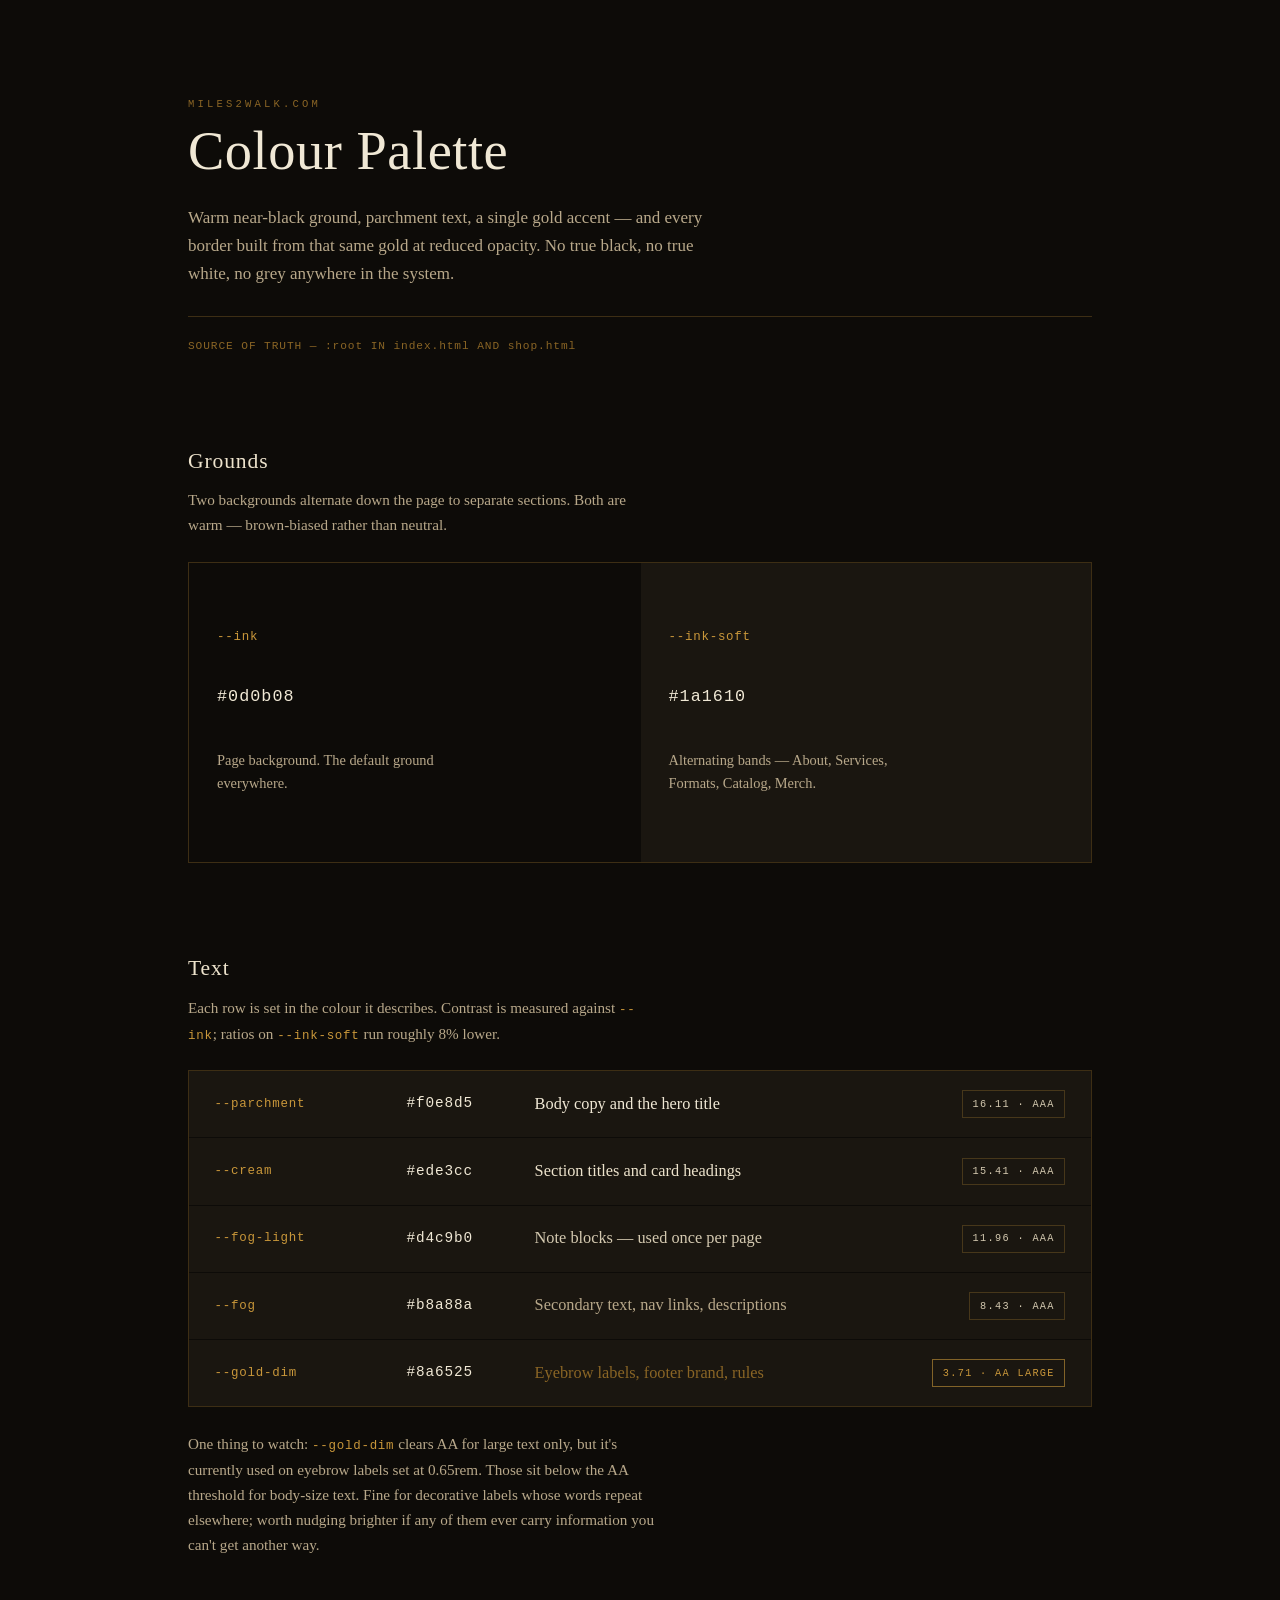
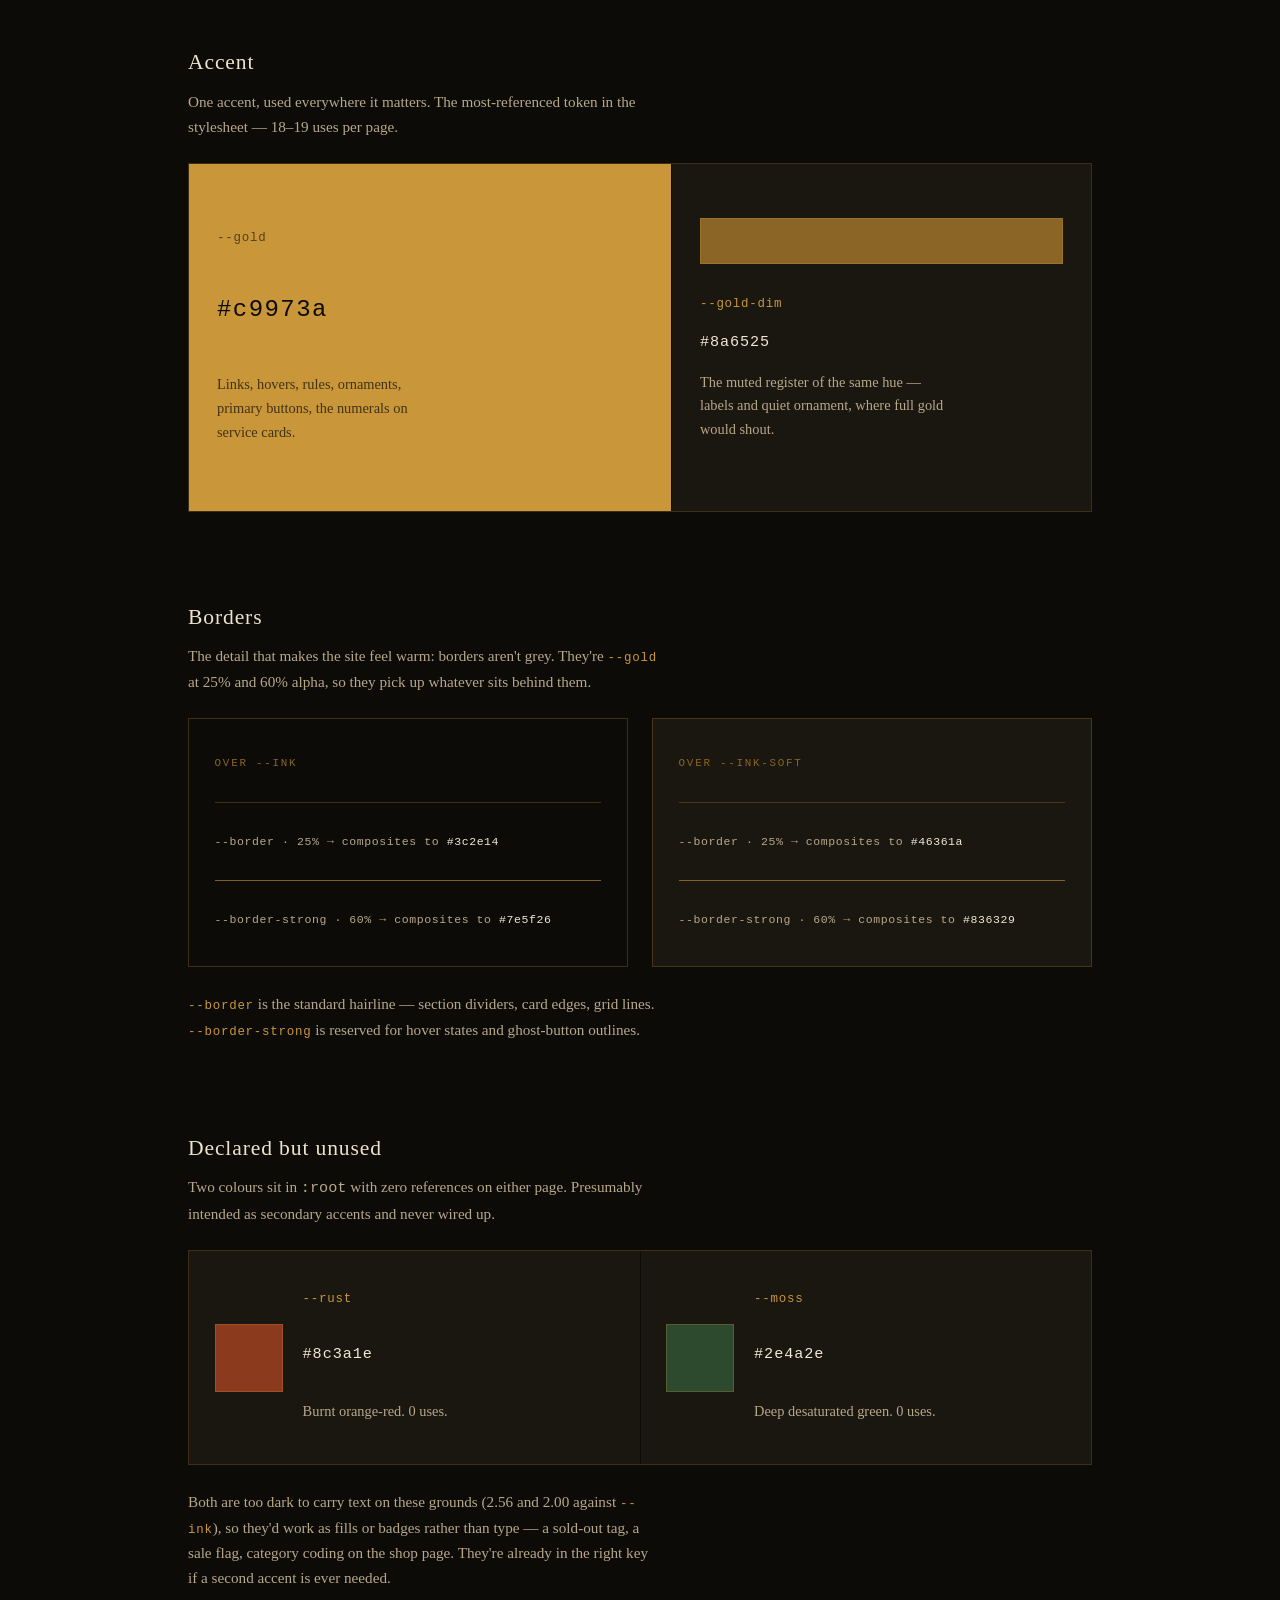
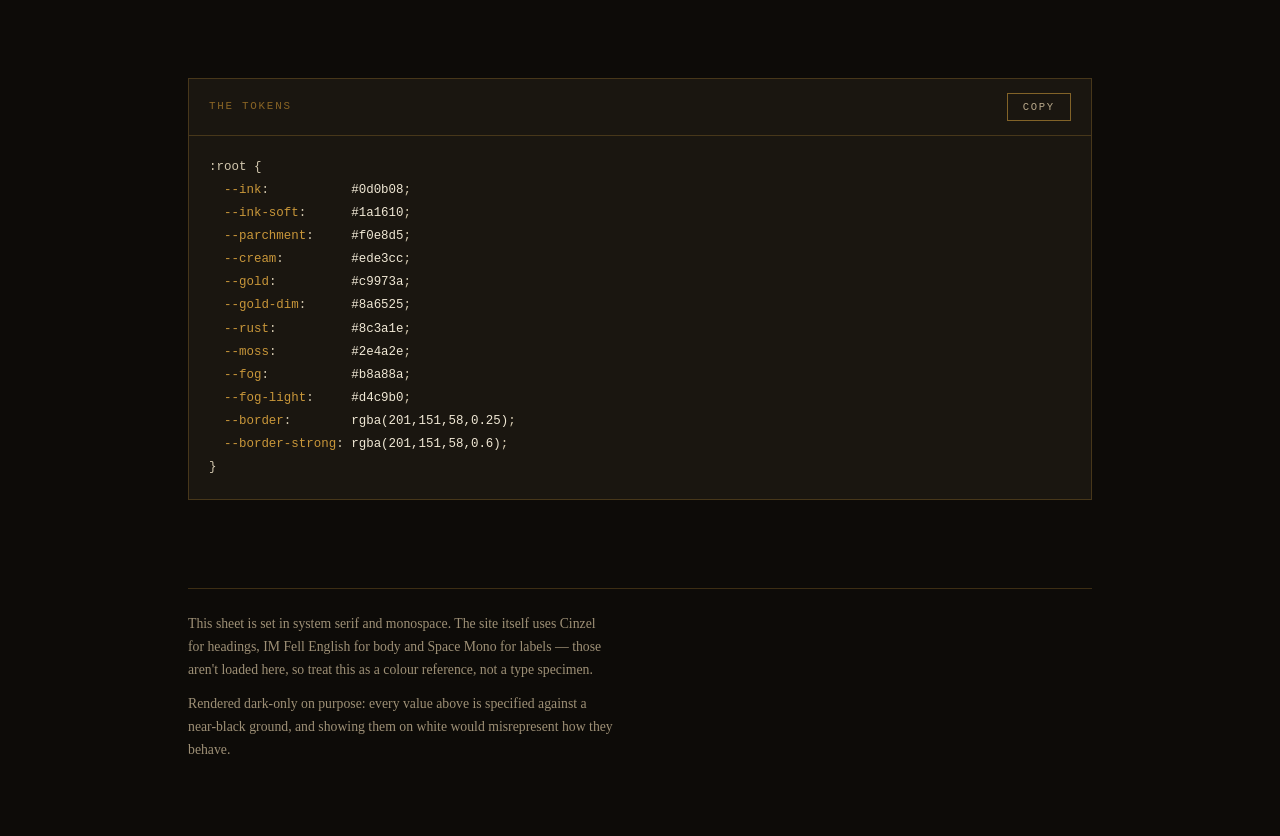
<file: design/palette.html>
<!DOCTYPE html>
<html lang="en">
<head>
  <meta charset="UTF-8" />
  <meta name="viewport" content="width=device-width, initial-scale=1.0" />
  <title>miles2walk.com — Colour Palette</title>
  <meta name="robots" content="noindex" />
</head>
<body>
<style>
  :root {
    /* The site's own palette — this sheet is rendered in the system it documents. */
    --ink:        #0d0b08;
    --ink-soft:   #1a1610;
    --parchment:  #f0e8d5;
    --cream:      #ede3cc;
    --gold:       #c9973a;
    --gold-dim:   #8a6525;
    --rust:       #8c3a1e;
    --moss:       #2e4a2e;
    --fog:        #b8a88a;
    --fog-light:  #d4c9b0;
    --border:     rgba(201,151,58,0.25);
    --border-strong: rgba(201,151,58,0.6);

    --serif: 'Iowan Old Style', 'Palatino Linotype', Palatino, 'Book Antiqua', Georgia, serif;
    --mono:  ui-monospace, SFMono-Regular, 'SF Mono', Menlo, Consolas, monospace;

    --measure: 62ch;
    --gutter: clamp(1.25rem, 4vw, 3rem);
  }

  /* Single-theme by intent: every value here is specified against a near-black
     ground. Re-rendering the sheet on white would misstate how the colours behave. */

  * { box-sizing: border-box; }

  body {
    margin: 0;
    background: var(--ink);
    color: var(--parchment);
    font-family: var(--serif);
    font-size: 17px;
    line-height: 1.65;
    -webkit-font-smoothing: antialiased;
  }

  .sheet {
    max-width: 1000px;
    margin: 0 auto;
    padding: clamp(3rem, 9vw, 6rem) var(--gutter) 5rem;
    display: flex;
    flex-direction: column;
    gap: clamp(3.5rem, 8vw, 5.5rem);
  }

  /* ── Type scale ── */
  .eyebrow {
    font-family: var(--mono);
    font-size: 0.66rem;
    letter-spacing: 0.3em;
    text-transform: uppercase;
    color: var(--gold-dim);
    margin: 0;
  }
  h1 {
    font-size: clamp(2.2rem, 6vw, 3.4rem);
    line-height: 1.05;
    font-weight: 400;
    letter-spacing: 0.01em;
    text-wrap: balance;
    margin: 0.6rem 0 0;
    color: var(--parchment);
  }
  h2 {
    font-size: 1.35rem;
    font-weight: 400;
    letter-spacing: 0.04em;
    text-wrap: balance;
    margin: 0;
    color: var(--cream);
  }
  .lede {
    max-width: var(--measure);
    color: var(--fog);
    margin: 1.5rem 0 0;
  }
  .note {
    max-width: var(--measure);
    color: var(--fog);
    font-size: 0.95rem;
    margin: 0;
  }

  header .meta {
    font-family: var(--mono);
    font-size: 0.7rem;
    letter-spacing: 0.08em;
    color: var(--gold-dim);
    margin: 1.75rem 0 0;
    padding-top: 1.25rem;
    border-top: 1px solid var(--border);
  }

  section { display: flex; flex-direction: column; gap: 1.5rem; }

  .sec-head { display: flex; flex-direction: column; gap: 0.5rem; }

  /* ── Ground bands ── */
  .grounds { display: grid; gap: 1px; border: 1px solid var(--border); }
  @media (min-width: 700px) { .grounds { grid-template-columns: 1fr 1fr; } }

  .ground {
    padding: clamp(2rem, 5vw, 3.25rem) 1.75rem;
    display: flex;
    flex-direction: column;
    gap: 0.4rem;
    min-height: 190px;
    justify-content: flex-end;
  }
  .ground--ink { background: var(--ink); }
  .ground--soft { background: var(--ink-soft); }

  .tok {
    font-family: var(--mono);
    font-size: 0.78rem;
    letter-spacing: 0.06em;
    color: var(--gold);
  }
  .hex {
    font-family: var(--mono);
    font-size: 1.05rem;
    font-variant-numeric: tabular-nums;
    letter-spacing: 0.06em;
    color: var(--parchment);
  }
  .use { color: var(--fog); font-size: 0.9rem; max-width: 34ch; }

  /* ── Text-colour rows: the colour rendered as what it actually is ── */
  .rows { display: flex; flex-direction: column; gap: 1px; border: 1px solid var(--border); }

  .row {
    background: var(--ink-soft);
    padding: 1.4rem 1.6rem;
    display: grid;
    gap: 0.35rem 1.5rem;
    grid-template-columns: 1fr;
    align-items: baseline;
  }
  @media (min-width: 760px) {
    .row {
      grid-template-columns: 10.5rem 6.5rem 1fr auto;
      align-items: center;
      padding: 1.2rem 1.6rem;
    }
  }

  .sample { font-size: 1.02rem; }
  .row .use { font-size: 0.85rem; }

  /* Contrast pills — state encoded in form, not just number */
  .pill {
    justify-self: start;
    font-family: var(--mono);
    font-size: 0.64rem;
    letter-spacing: 0.13em;
    text-transform: uppercase;
    padding: 0.28rem 0.6rem;
    border: 1px solid;
    white-space: nowrap;
    font-variant-numeric: tabular-nums;
  }
  .pill--aaa  { color: var(--fog-light); border-color: var(--border); }
  .pill--aa   { color: var(--gold); border-color: var(--border-strong); }
  .pill--fail { color: #c8734f; border-color: rgba(200,115,79,0.45); }

  /* ── Accent block ── */
  .accent {
    display: grid;
    gap: 1px;
    border: 1px solid var(--border);
    grid-template-columns: 1fr;
  }
  @media (min-width: 700px) { .accent { grid-template-columns: 1.15fr 1fr; } }

  .accent-chip {
    background: var(--gold);
    color: var(--ink);
    padding: clamp(2.25rem, 5vw, 3.25rem) 1.75rem;
    display: flex;
    flex-direction: column;
    gap: 0.3rem;
    justify-content: flex-end;
    min-height: 210px;
  }
  .accent-chip .tok { color: rgba(13,11,8,0.62); }
  .accent-chip .hex { color: var(--ink); font-size: 1.5rem; }
  .accent-chip .use { color: rgba(13,11,8,0.72); max-width: 30ch; }

  .accent-side {
    background: var(--ink-soft);
    padding: 1.75rem;
    display: flex;
    flex-direction: column;
    gap: 1.1rem;
    justify-content: center;
  }
  .dim-swatch {
    height: 46px;
    background: var(--gold-dim);
    border: 1px solid var(--border);
  }

  /* ── Border demonstration ── */
  .borders { display: grid; gap: 1.5rem; grid-template-columns: 1fr; }
  @media (min-width: 700px) { .borders { grid-template-columns: 1fr 1fr; } }

  .bdemo { padding: 1.6rem; display: flex; flex-direction: column; gap: 1.1rem; }
  .bdemo--ink { background: var(--ink); border: 1px solid var(--border); }
  .bdemo--soft { background: var(--ink-soft); border: 1px solid var(--border); }

  .bdemo-label {
    font-family: var(--mono);
    font-size: 0.68rem;
    letter-spacing: 0.16em;
    text-transform: uppercase;
    color: var(--gold-dim);
  }
  .line { height: 0; border-top: 1px solid var(--border); }
  .line--strong { border-top: 1px solid var(--border-strong); }
  .line-note {
    font-family: var(--mono);
    font-size: 0.72rem;
    font-variant-numeric: tabular-nums;
    color: var(--fog);
    letter-spacing: 0.05em;
  }
  .line-note b { color: var(--parchment); font-weight: 400; }

  /* ── Unused pair ── */
  .unused { display: grid; gap: 1px; border: 1px solid var(--border); grid-template-columns: 1fr; }
  @media (min-width: 700px) { .unused { grid-template-columns: 1fr 1fr; } }
  .unused-cell {
    background: var(--ink-soft);
    padding: 1.6rem;
    display: flex;
    gap: 1.25rem;
    align-items: center;
  }
  .unused-chip {
    width: 68px;
    height: 68px;
    flex: 0 0 auto;
    border: 1px solid var(--border);
  }
  .chip--rust { background: var(--rust); }
  .chip--moss { background: var(--moss); }
  .unused-body { display: flex; flex-direction: column; gap: 0.25rem; }

  /* ── Token block ── */
  .tokens-wrap { border: 1px solid var(--border); background: var(--ink-soft); }
  .tokens-bar {
    display: flex;
    align-items: center;
    justify-content: space-between;
    gap: 1rem;
    padding: 0.85rem 1.25rem;
    border-bottom: 1px solid var(--border);
  }
  .tokens-bar span {
    font-family: var(--mono);
    font-size: 0.68rem;
    letter-spacing: 0.16em;
    text-transform: uppercase;
    color: var(--gold-dim);
  }
  button {
    font-family: var(--mono);
    font-size: 0.66rem;
    letter-spacing: 0.16em;
    text-transform: uppercase;
    padding: 0.45rem 0.95rem;
    background: transparent;
    color: var(--fog);
    border: 1px solid var(--border-strong);
    cursor: pointer;
    transition: color 0.2s, border-color 0.2s;
  }
  button:hover { color: var(--gold); border-color: var(--gold); }
  button:focus-visible { outline: 2px solid var(--gold); outline-offset: 2px; }

  pre {
    margin: 0;
    padding: 1.25rem;
    overflow-x: auto;
    font-family: var(--mono);
    font-size: 0.78rem;
    line-height: 1.85;
    color: var(--fog-light);
    font-variant-numeric: tabular-nums;
  }
  pre .p { color: var(--gold); }
  pre .v { color: var(--parchment); }

  footer {
    border-top: 1px solid var(--border);
    padding-top: 1.5rem;
    display: flex;
    flex-direction: column;
    gap: 0.75rem;
  }
  footer p {
    margin: 0;
    max-width: var(--measure);
    font-size: 0.86rem;
    color: var(--fog);
    opacity: 0.85;
  }

  @media (prefers-reduced-motion: reduce) {
    * { transition: none !important; animation: none !important; }
  }
</style>

<div class="sheet">

  <header>
    <p class="eyebrow">miles2walk.com</p>
    <h1>Colour Palette</h1>
    <p class="lede">
      Warm near-black ground, parchment text, a single gold accent — and every
      border built from that same gold at reduced opacity. No true black, no
      true white, no grey anywhere in the system.
    </p>
    <p class="meta">SOURCE OF TRUTH — <code>:root</code> IN index.html AND shop.html</p>
  </header>

  <!-- Grounds -->
  <section>
    <div class="sec-head">
      <h2>Grounds</h2>
      <p class="note">Two backgrounds alternate down the page to separate sections. Both are warm — brown-biased rather than neutral.</p>
    </div>
    <div class="grounds">
      <div class="ground ground--ink">
        <p class="tok">--ink</p>
        <p class="hex">#0d0b08</p>
        <p class="use">Page background. The default ground everywhere.</p>
      </div>
      <div class="ground ground--soft">
        <p class="tok">--ink-soft</p>
        <p class="hex">#1a1610</p>
        <p class="use">Alternating bands — About, Services, Formats, Catalog, Merch.</p>
      </div>
    </div>
  </section>

  <!-- Text colours -->
  <section>
    <div class="sec-head">
      <h2>Text</h2>
      <p class="note">
        Each row is set in the colour it describes. Contrast is measured against
        <span class="tok">--ink</span>; ratios on <span class="tok">--ink-soft</span> run roughly 8% lower.
      </p>
    </div>
    <div class="rows">
      <div class="row">
        <span class="tok">--parchment</span>
        <span class="hex" style="font-size:0.9rem">#f0e8d5</span>
        <span class="sample" style="color:var(--parchment)">Body copy and the hero title</span>
        <span class="pill pill--aaa">16.11 · AAA</span>
      </div>
      <div class="row">
        <span class="tok">--cream</span>
        <span class="hex" style="font-size:0.9rem">#ede3cc</span>
        <span class="sample" style="color:var(--cream)">Section titles and card headings</span>
        <span class="pill pill--aaa">15.41 · AAA</span>
      </div>
      <div class="row">
        <span class="tok">--fog-light</span>
        <span class="hex" style="font-size:0.9rem">#d4c9b0</span>
        <span class="sample" style="color:var(--fog-light)">Note blocks — used once per page</span>
        <span class="pill pill--aaa">11.96 · AAA</span>
      </div>
      <div class="row">
        <span class="tok">--fog</span>
        <span class="hex" style="font-size:0.9rem">#b8a88a</span>
        <span class="sample" style="color:var(--fog)">Secondary text, nav links, descriptions</span>
        <span class="pill pill--aaa">8.43 · AAA</span>
      </div>
      <div class="row">
        <span class="tok">--gold-dim</span>
        <span class="hex" style="font-size:0.9rem">#8a6525</span>
        <span class="sample" style="color:var(--gold-dim)">Eyebrow labels, footer brand, rules</span>
        <span class="pill pill--aa">3.71 · AA LARGE</span>
      </div>
    </div>
    <p class="note">
      One thing to watch: <span class="tok">--gold-dim</span> clears AA for large
      text only, but it's currently used on eyebrow labels set at 0.65rem. Those
      sit below the AA threshold for body-size text. Fine for decorative labels
      whose words repeat elsewhere; worth nudging brighter if any of them ever
      carry information you can't get another way.
    </p>
  </section>

  <!-- Accent -->
  <section>
    <div class="sec-head">
      <h2>Accent</h2>
      <p class="note">One accent, used everywhere it matters. The most-referenced token in the stylesheet — 18–19 uses per page.</p>
    </div>
    <div class="accent">
      <div class="accent-chip">
        <p class="tok">--gold</p>
        <p class="hex">#c9973a</p>
        <p class="use">Links, hovers, rules, ornaments, primary buttons, the numerals on service cards.</p>
      </div>
      <div class="accent-side">
        <div class="dim-swatch"></div>
        <div>
          <p class="tok">--gold-dim</p>
          <p class="hex" style="font-size:0.95rem">#8a6525</p>
          <p class="use" style="margin-top:0.35rem">
            The muted register of the same hue — labels and quiet ornament,
            where full gold would shout.
          </p>
        </div>
      </div>
    </div>
  </section>

  <!-- Borders -->
  <section>
    <div class="sec-head">
      <h2>Borders</h2>
      <p class="note">
        The detail that makes the site feel warm: borders aren't grey. They're
        <span class="tok">--gold</span> at 25% and 60% alpha, so they pick up
        whatever sits behind them.
      </p>
    </div>
    <div class="borders">
      <div class="bdemo bdemo--ink">
        <p class="bdemo-label">Over --ink</p>
        <div class="line"></div>
        <p class="line-note">--border · 25% → composites to <b>#3c2e14</b></p>
        <div class="line line--strong"></div>
        <p class="line-note">--border-strong · 60% → composites to <b>#7e5f26</b></p>
      </div>
      <div class="bdemo bdemo--soft">
        <p class="bdemo-label">Over --ink-soft</p>
        <div class="line"></div>
        <p class="line-note">--border · 25% → composites to <b>#46361a</b></p>
        <div class="line line--strong"></div>
        <p class="line-note">--border-strong · 60% → composites to <b>#836329</b></p>
      </div>
    </div>
    <p class="note">
      <span class="tok">--border</span> is the standard hairline — section
      dividers, card edges, grid lines. <span class="tok">--border-strong</span>
      is reserved for hover states and ghost-button outlines.
    </p>
  </section>

  <!-- Unused -->
  <section>
    <div class="sec-head">
      <h2>Declared but unused</h2>
      <p class="note">Two colours sit in <code>:root</code> with zero references on either page. Presumably intended as secondary accents and never wired up.</p>
    </div>
    <div class="unused">
      <div class="unused-cell">
        <div class="unused-chip chip--rust"></div>
        <div class="unused-body">
          <p class="tok">--rust</p>
          <p class="hex" style="font-size:0.95rem">#8c3a1e</p>
          <p class="use">Burnt orange-red. 0 uses.</p>
        </div>
      </div>
      <div class="unused-cell">
        <div class="unused-chip chip--moss"></div>
        <div class="unused-body">
          <p class="tok">--moss</p>
          <p class="hex" style="font-size:0.95rem">#2e4a2e</p>
          <p class="use">Deep desaturated green. 0 uses.</p>
        </div>
      </div>
    </div>
    <p class="note">
      Both are too dark to carry text on these grounds (2.56 and 2.00 against
      <span class="tok">--ink</span>), so they'd work as fills or badges rather
      than type — a sold-out tag, a sale flag, category coding on the shop page.
      They're already in the right key if a second accent is ever needed.
    </p>
  </section>

  <!-- Tokens -->
  <section>
    <div class="tokens-wrap">
      <div class="tokens-bar">
        <span>The tokens</span>
        <button id="copy" type="button">Copy</button>
      </div>
<pre id="tokens">:root {
  <span class="p">--ink</span>:           <span class="v">#0d0b08</span>;
  <span class="p">--ink-soft</span>:      <span class="v">#1a1610</span>;
  <span class="p">--parchment</span>:     <span class="v">#f0e8d5</span>;
  <span class="p">--cream</span>:         <span class="v">#ede3cc</span>;
  <span class="p">--gold</span>:          <span class="v">#c9973a</span>;
  <span class="p">--gold-dim</span>:      <span class="v">#8a6525</span>;
  <span class="p">--rust</span>:          <span class="v">#8c3a1e</span>;
  <span class="p">--moss</span>:          <span class="v">#2e4a2e</span>;
  <span class="p">--fog</span>:           <span class="v">#b8a88a</span>;
  <span class="p">--fog-light</span>:     <span class="v">#d4c9b0</span>;
  <span class="p">--border</span>:        <span class="v">rgba(201,151,58,0.25)</span>;
  <span class="p">--border-strong</span>: <span class="v">rgba(201,151,58,0.6)</span>;
}</pre>
    </div>
  </section>

  <footer>
    <p>
      This sheet is set in system serif and monospace. The site itself uses
      Cinzel for headings, IM Fell English for body and Space Mono for labels —
      those aren't loaded here, so treat this as a colour reference, not a type
      specimen.
    </p>
    <p>
      Rendered dark-only on purpose: every value above is specified against a
      near-black ground, and showing them on white would misrepresent how they
      behave.
    </p>
  </footer>

</div>

<script>
  const btn = document.getElementById('copy');
  btn.addEventListener('click', async () => {
    const text = document.getElementById('tokens').innerText;
    try {
      await navigator.clipboard.writeText(text);
      btn.textContent = 'Copied';
    } catch {
      btn.textContent = 'Press ⌘C';
      const r = document.createRange();
      r.selectNodeContents(document.getElementById('tokens'));
      const s = getSelection();
      s.removeAllRanges();
      s.addRange(r);
    }
    setTimeout(() => { btn.textContent = 'Copy'; }, 2000);
  });
</script>
</body>
</html>
</file>
